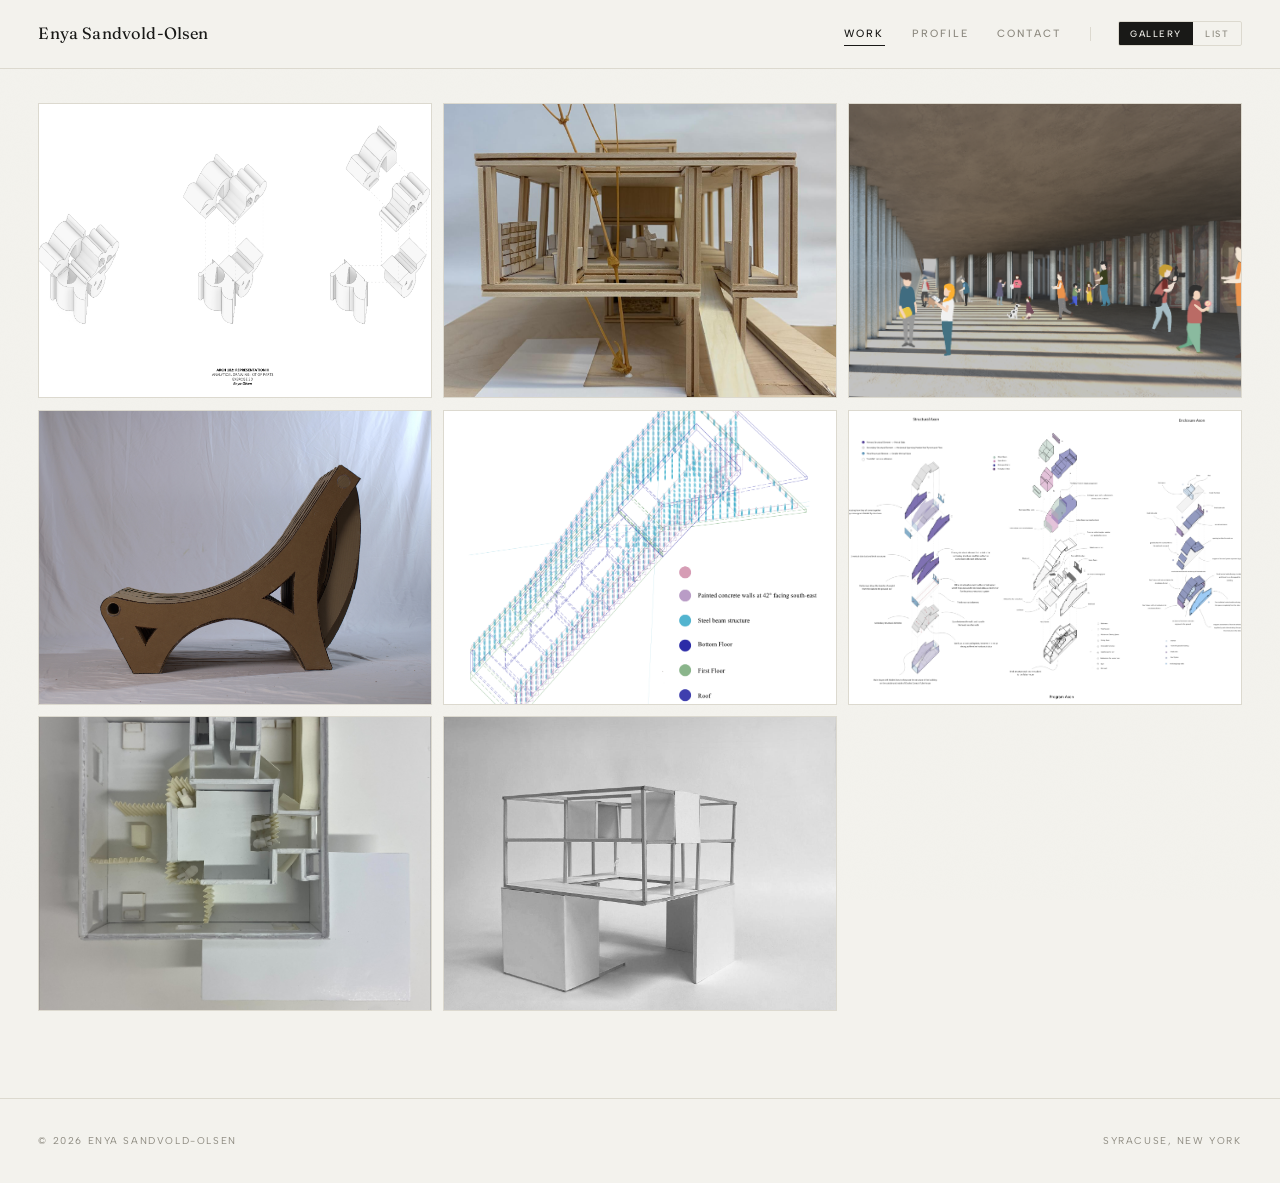
<file: index.html>
<!DOCTYPE html>
<html lang="en">
<head>
<meta charset="UTF-8">
<meta name="viewport" content="width=device-width, initial-scale=1.0">
<title>Enya Sandvold-Olsen</title>
<meta name="description" content="Enya Sandvold-Olsen. Architecture and design. Selected work.">
<link rel="preconnect" href="https://fonts.googleapis.com">
<link rel="preconnect" href="https://fonts.gstatic.com" crossorigin>
<link href="https://fonts.googleapis.com/css2?family=Fraunces:ital,opsz,wght@0,9..144,300;0,9..144,400;1,9..144,300;1,9..144,400&family=Albert+Sans:wght@400;500&display=swap" rel="stylesheet">
<link rel="stylesheet" href="style.css">
</head>
<body>
<header class="site-header" id="header">
  <a class="wordmark" href="index.html">Enya Sandvold&#8209;Olsen</a>
  <nav class="site-nav">
    <a href="index.html" class="active">Work</a>
    <a href="about.html">Profile</a>
    <a href="contact.html">Contact</a>
    <span class="nav-sep"></span>
    <div class="view-toggle">
      <button data-view="gallery" class="active" aria-label="Gallery view">Gallery</button>
      <button data-view="list" aria-label="List view">List</button>
    </div>
  </nav>
</header>

<main>
  <section class="grid" id="work-grid"></section>
</main>

<footer class="site-footer">
  <span>&copy; <span id="year"></span> Enya Sandvold-Olsen</span>
  <span>Syracuse, New York</span>
</footer>

<script src="projects.js"></script>
<script>
  document.getElementById('year').textContent = new Date().getFullYear();

  const grid = document.getElementById('work-grid');
  PROJECTS.forEach((p,i) => {
    const a = document.createElement('a');
    a.className = 'tile';
    a.href = `project.html?id=${p.id}`;
    a.style.animationDelay = (i*0.06)+'s';
    a.innerHTML = `
      <div class="img-wrap">
        <img src="images/${p.cover}" alt="${p.title}" loading="lazy"
             onerror="this.closest('.img-wrap').classList.add('placeholder'); this.style.display='none';">
        <span class="ph-label">${p.cover}</span>
        <div class="overlay">
          <div class="o-top"><span>${p.id}</span><span>${p.type}</span></div>
          <div class="o-title">${p.title}</div>
          <span class="o-view">View project &rarr;</span>
        </div>
      </div>
      <div class="row">
        <span class="r-num">${p.id}</span>
        <span class="r-title">${p.title}</span>
        <span class="r-type">${p.type}</span>
        <span class="r-year">${p.year}</span>
      </div>`;
    grid.appendChild(a);
  });

  // view toggle
  document.querySelectorAll('.view-toggle button').forEach(btn=>{
    btn.addEventListener('click',()=>{
      document.querySelectorAll('.view-toggle button').forEach(b=>b.classList.remove('active'));
      btn.classList.add('active');
      grid.classList.toggle('list-view', btn.dataset.view==='list');
    });
  });

  // header border on scroll
  const header = document.getElementById('header');
  addEventListener('scroll',()=>header.classList.toggle('scrolled', scrollY>20));
</script>
</body>
</html>
</file>
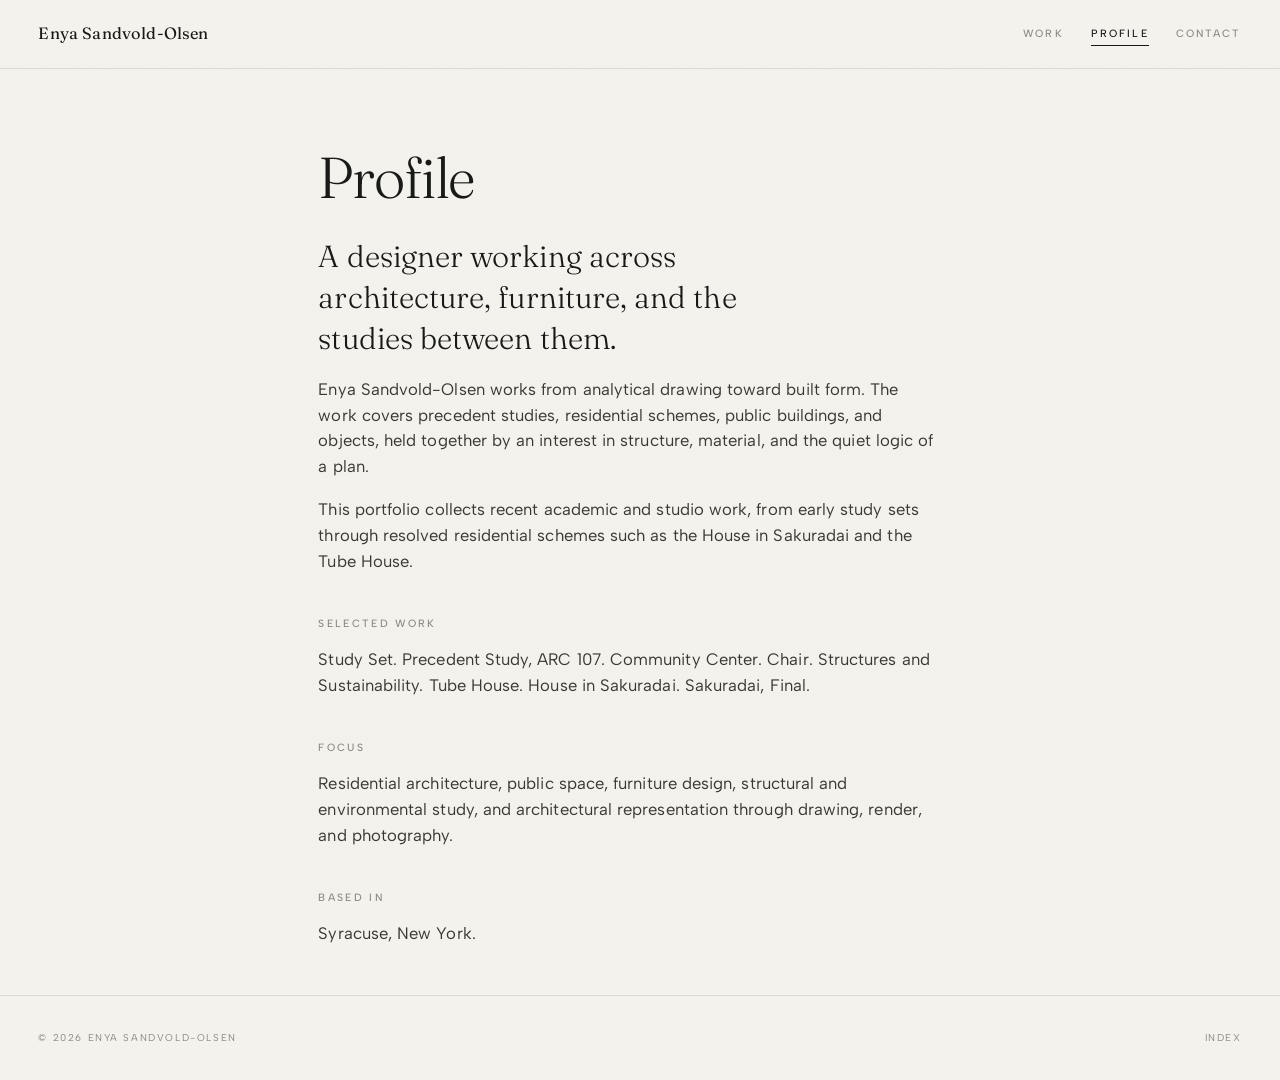
<file: about.html>
<!DOCTYPE html>
<html lang="en">
<head>
<meta charset="UTF-8">
<meta name="viewport" content="width=device-width, initial-scale=1.0">
<title>Profile, Enya Sandvold-Olsen</title>
<link rel="preconnect" href="https://fonts.googleapis.com">
<link rel="preconnect" href="https://fonts.gstatic.com" crossorigin>
<link href="https://fonts.googleapis.com/css2?family=Fraunces:ital,opsz,wght@0,9..144,300;0,9..144,400;1,9..144,300;1,9..144,400&family=Albert+Sans:wght@400;500&display=swap" rel="stylesheet">
<link rel="stylesheet" href="style.css">
</head>
<body>
<header class="site-header" id="header">
  <a class="wordmark" href="index.html">Enya Sandvold&#8209;Olsen</a>
  <nav class="site-nav">
    <a href="index.html">Work</a>
    <a href="about.html" class="active">Profile</a>
    <a href="contact.html">Contact</a>
  </nav>
</header>

<main>
  <article class="text-page">
    <h1>Profile</h1>
    <p class="big">A designer working across architecture, furniture, and the studies between them.</p>
    <p>Enya Sandvold-Olsen works from analytical drawing toward built form. The work covers precedent studies, residential schemes, public buildings, and objects, held together by an interest in structure, material, and the quiet logic of a plan.</p>
    <p>This portfolio collects recent academic and studio work, from early study sets through resolved residential schemes such as the House in Sakuradai and the Tube House.</p>

    <h2>Selected work</h2>
    <p>Study Set. Precedent Study, ARC 107. Community Center. Chair. Structures and Sustainability. Tube House. House in Sakuradai. Sakuradai, Final.</p>

    <h2>Focus</h2>
    <p>Residential architecture, public space, furniture design, structural and environmental study, and architectural representation through drawing, render, and photography.</p>

    <h2>Based in</h2>
    <p>Syracuse, New York.</p>
  </article>
</main>

<footer class="site-footer">
  <span>&copy; <span id="year"></span> Enya Sandvold-Olsen</span>
  <a href="index.html">Index</a>
</footer>
<script>
document.getElementById('year').textContent=new Date().getFullYear();
const header=document.getElementById('header');addEventListener('scroll',()=>header.classList.toggle('scrolled',scrollY>20));
</script>
</body>
</html>
</file>
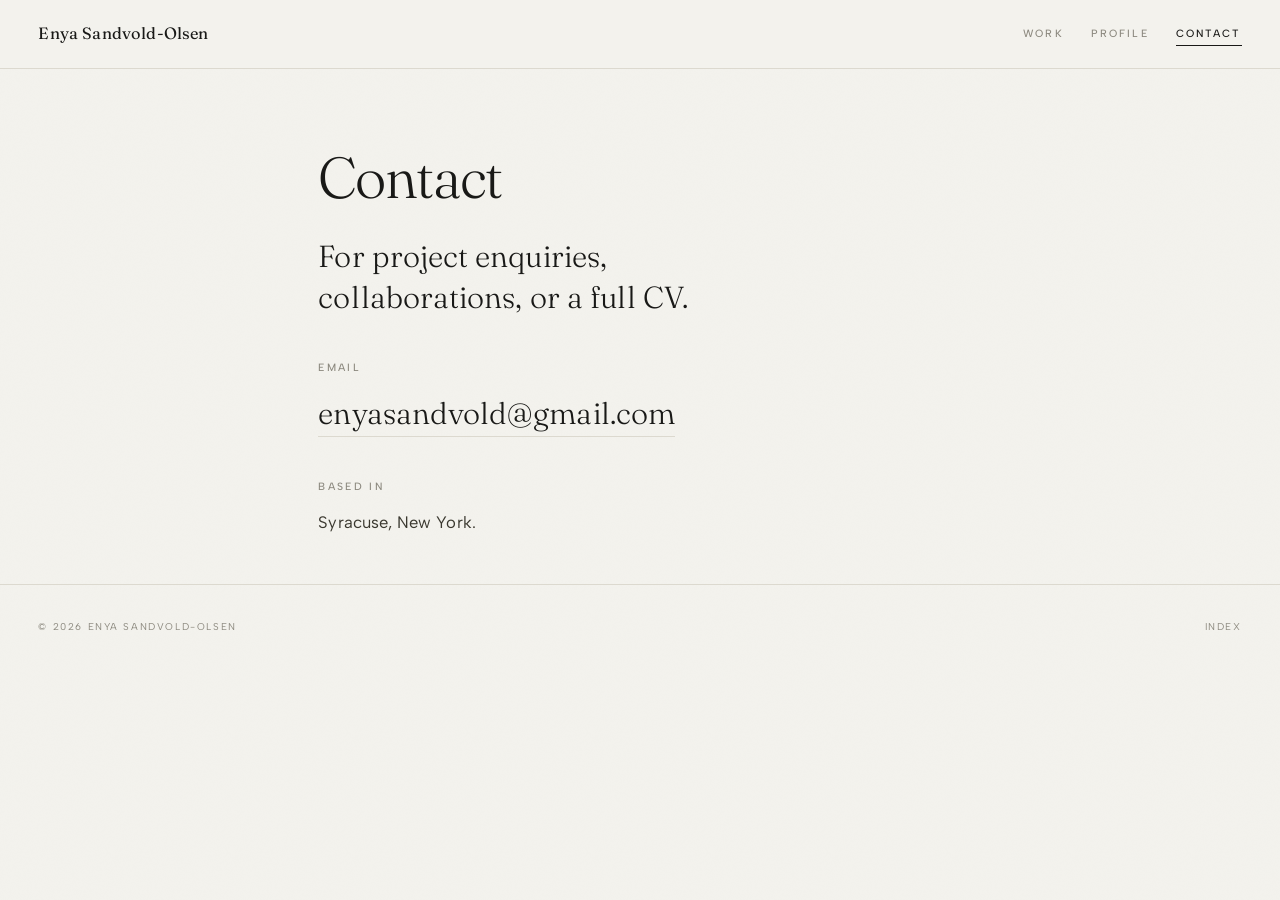
<file: contact.html>
<!DOCTYPE html>
<html lang="en">
<head>
<meta charset="UTF-8">
<meta name="viewport" content="width=device-width, initial-scale=1.0">
<title>Contact, Enya Sandvold-Olsen</title>
<link rel="preconnect" href="https://fonts.googleapis.com">
<link rel="preconnect" href="https://fonts.gstatic.com" crossorigin>
<link href="https://fonts.googleapis.com/css2?family=Fraunces:ital,opsz,wght@0,9..144,300;0,9..144,400;1,9..144,300;1,9..144,400&family=Albert+Sans:wght@400;500&display=swap" rel="stylesheet">
<link rel="stylesheet" href="style.css">
</head>
<body>
<header class="site-header" id="header">
  <a class="wordmark" href="index.html">Enya Sandvold&#8209;Olsen</a>
  <nav class="site-nav">
    <a href="index.html">Work</a>
    <a href="about.html">Profile</a>
    <a href="contact.html" class="active">Contact</a>
  </nav>
</header>

<main>
  <article class="text-page">
    <h1>Contact</h1>
    <p class="big">For project enquiries, collaborations, or a full CV.</p>
    <h2>Email</h2>
    <ul class="contact-list">
      <li><a href="mailto:enyasandvold@gmail.com">enyasandvold@gmail.com</a></li>
    </ul>
    <h2>Based in</h2>
    <p>Syracuse, New York.</p>
  </article>
</main>

<footer class="site-footer">
  <span>&copy; <span id="year"></span> Enya Sandvold-Olsen</span>
  <a href="index.html">Index</a>
</footer>
<script>
document.getElementById('year').textContent=new Date().getFullYear();
const header=document.getElementById('header');addEventListener('scroll',()=>header.classList.toggle('scrolled',scrollY>20));
</script>
</body>
</html>
</file>
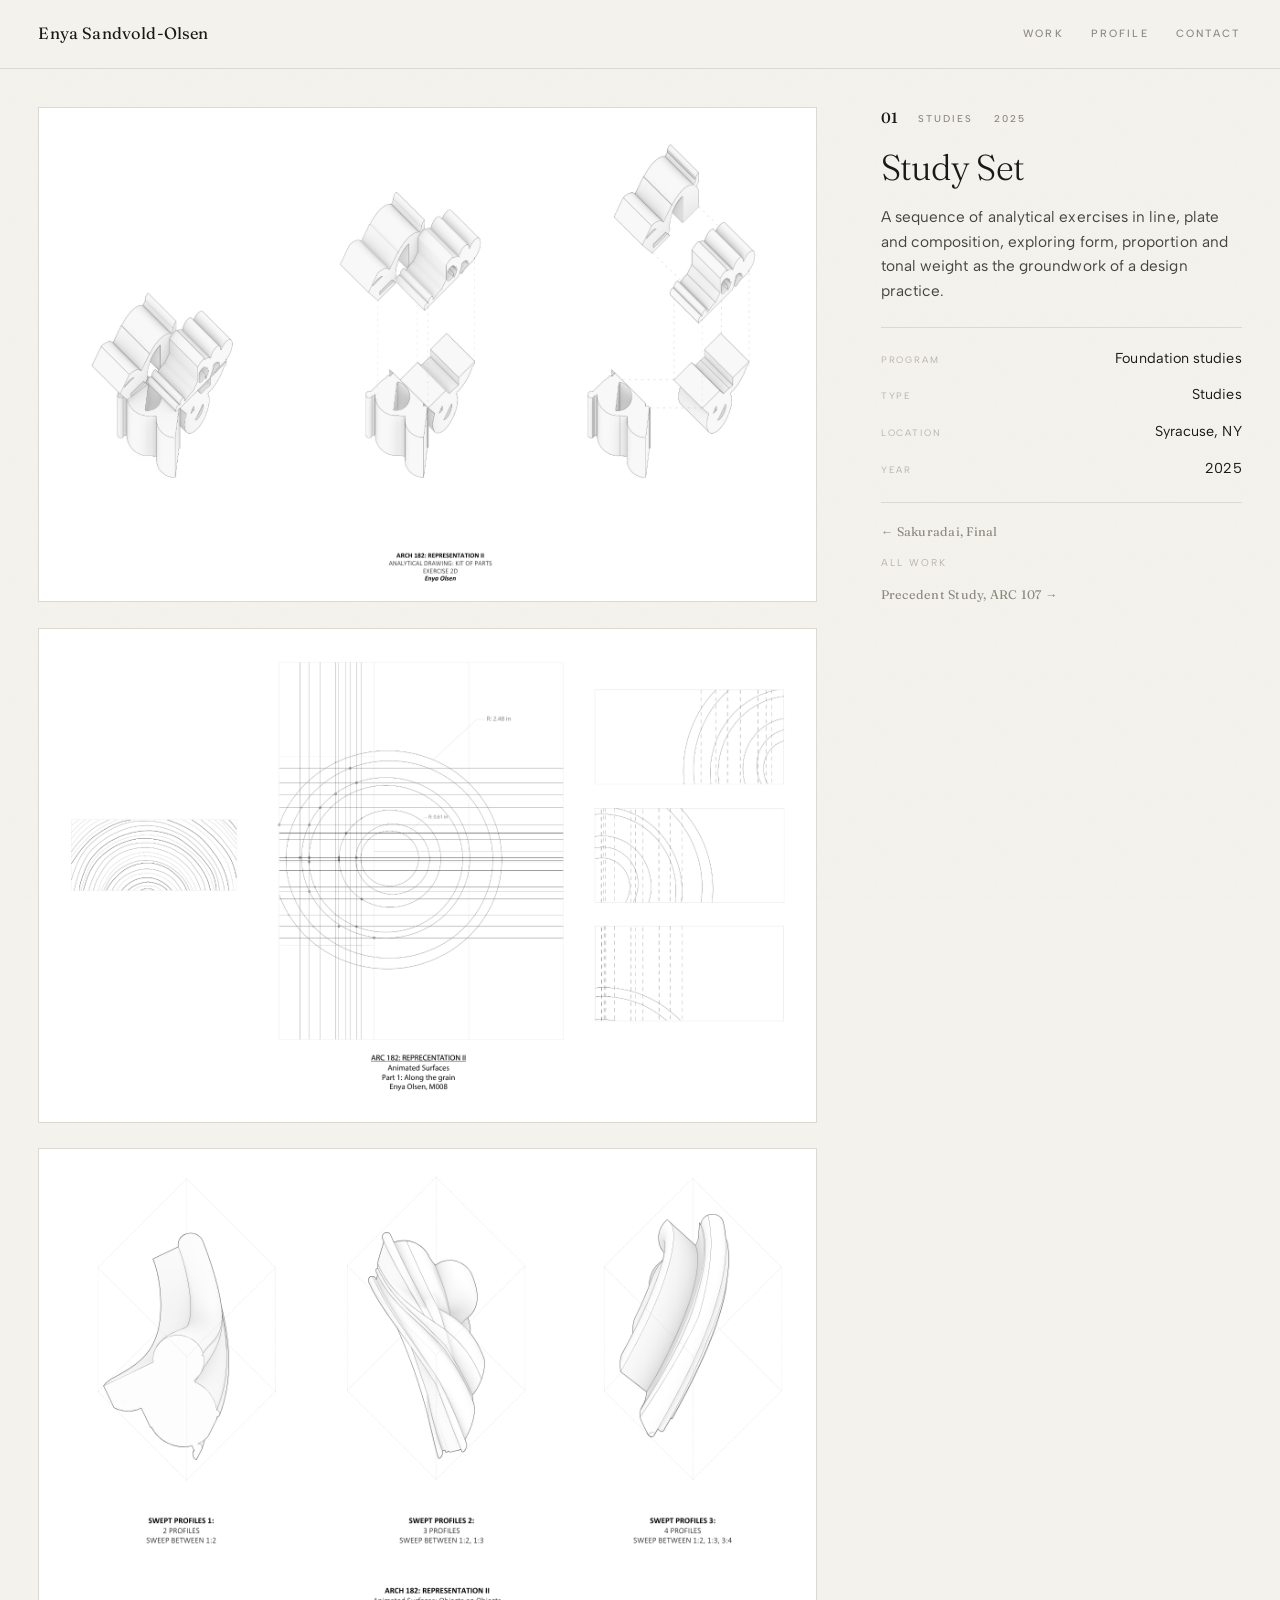
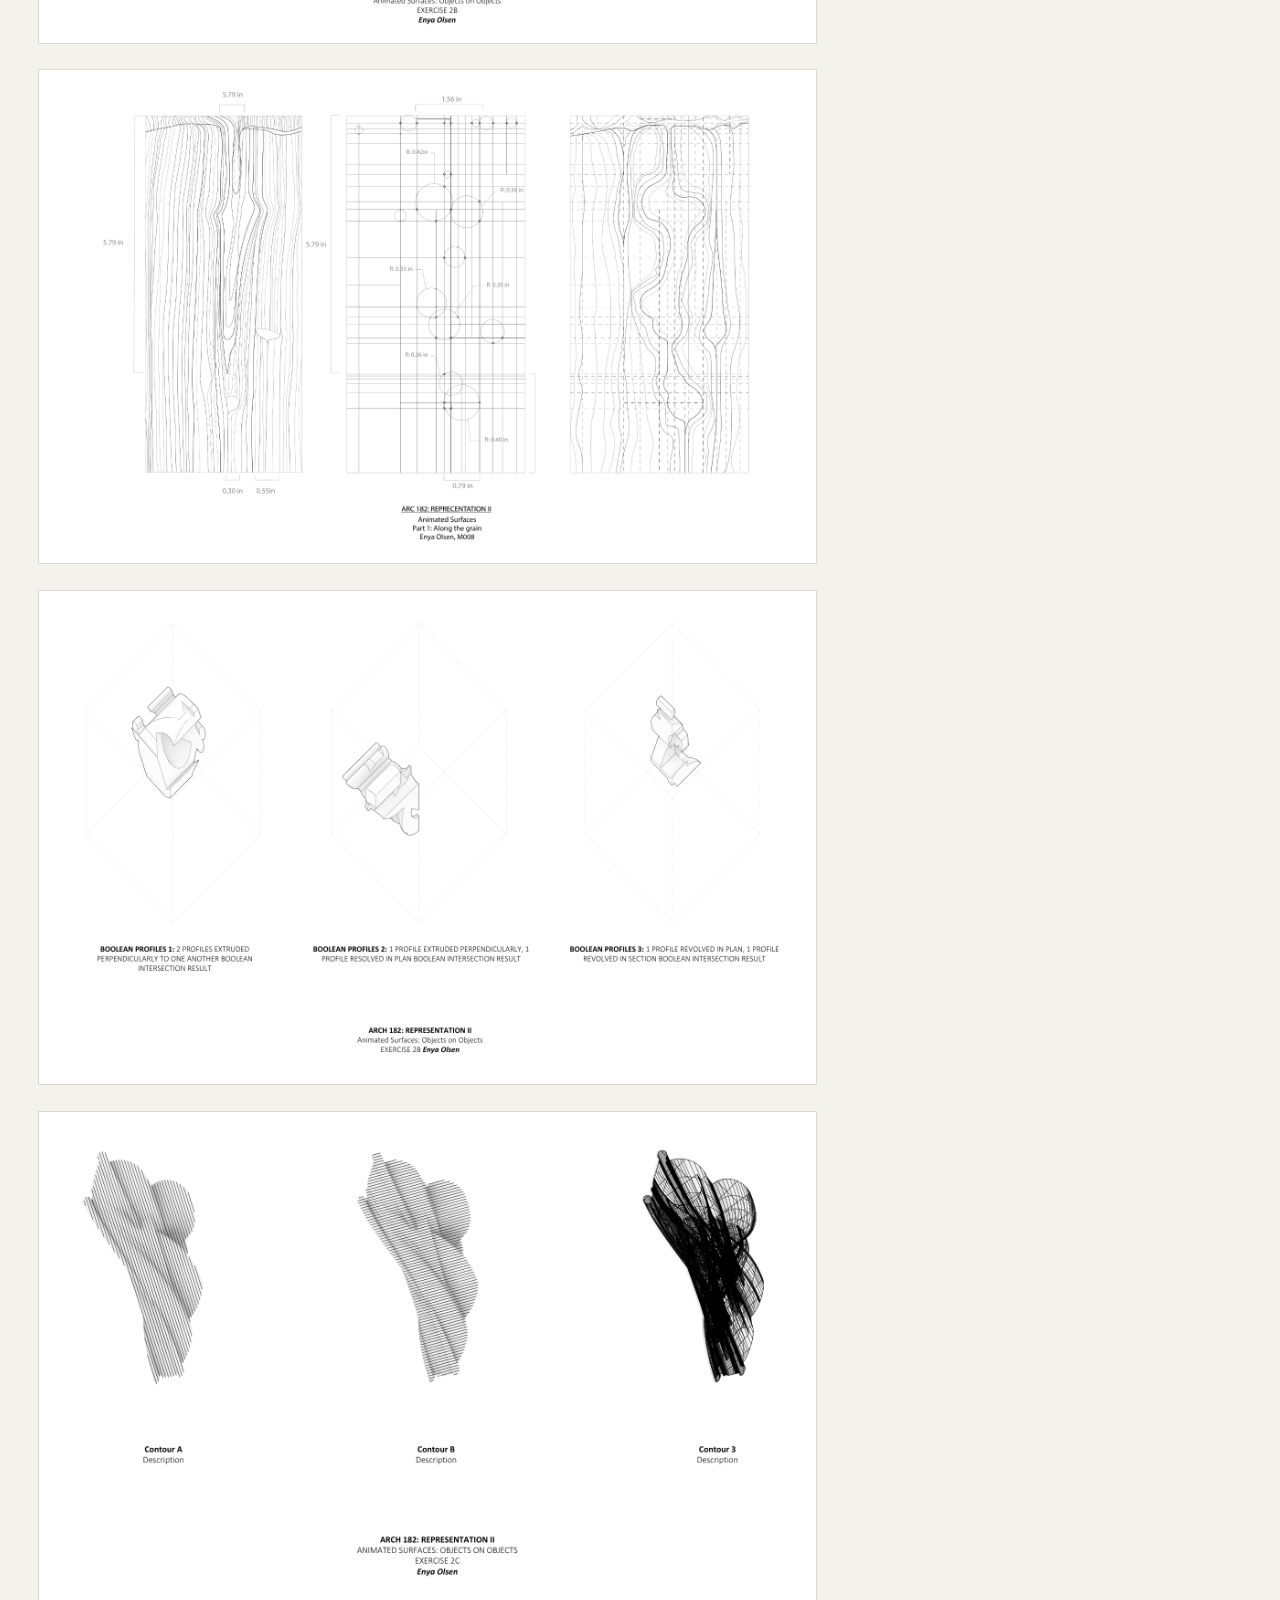
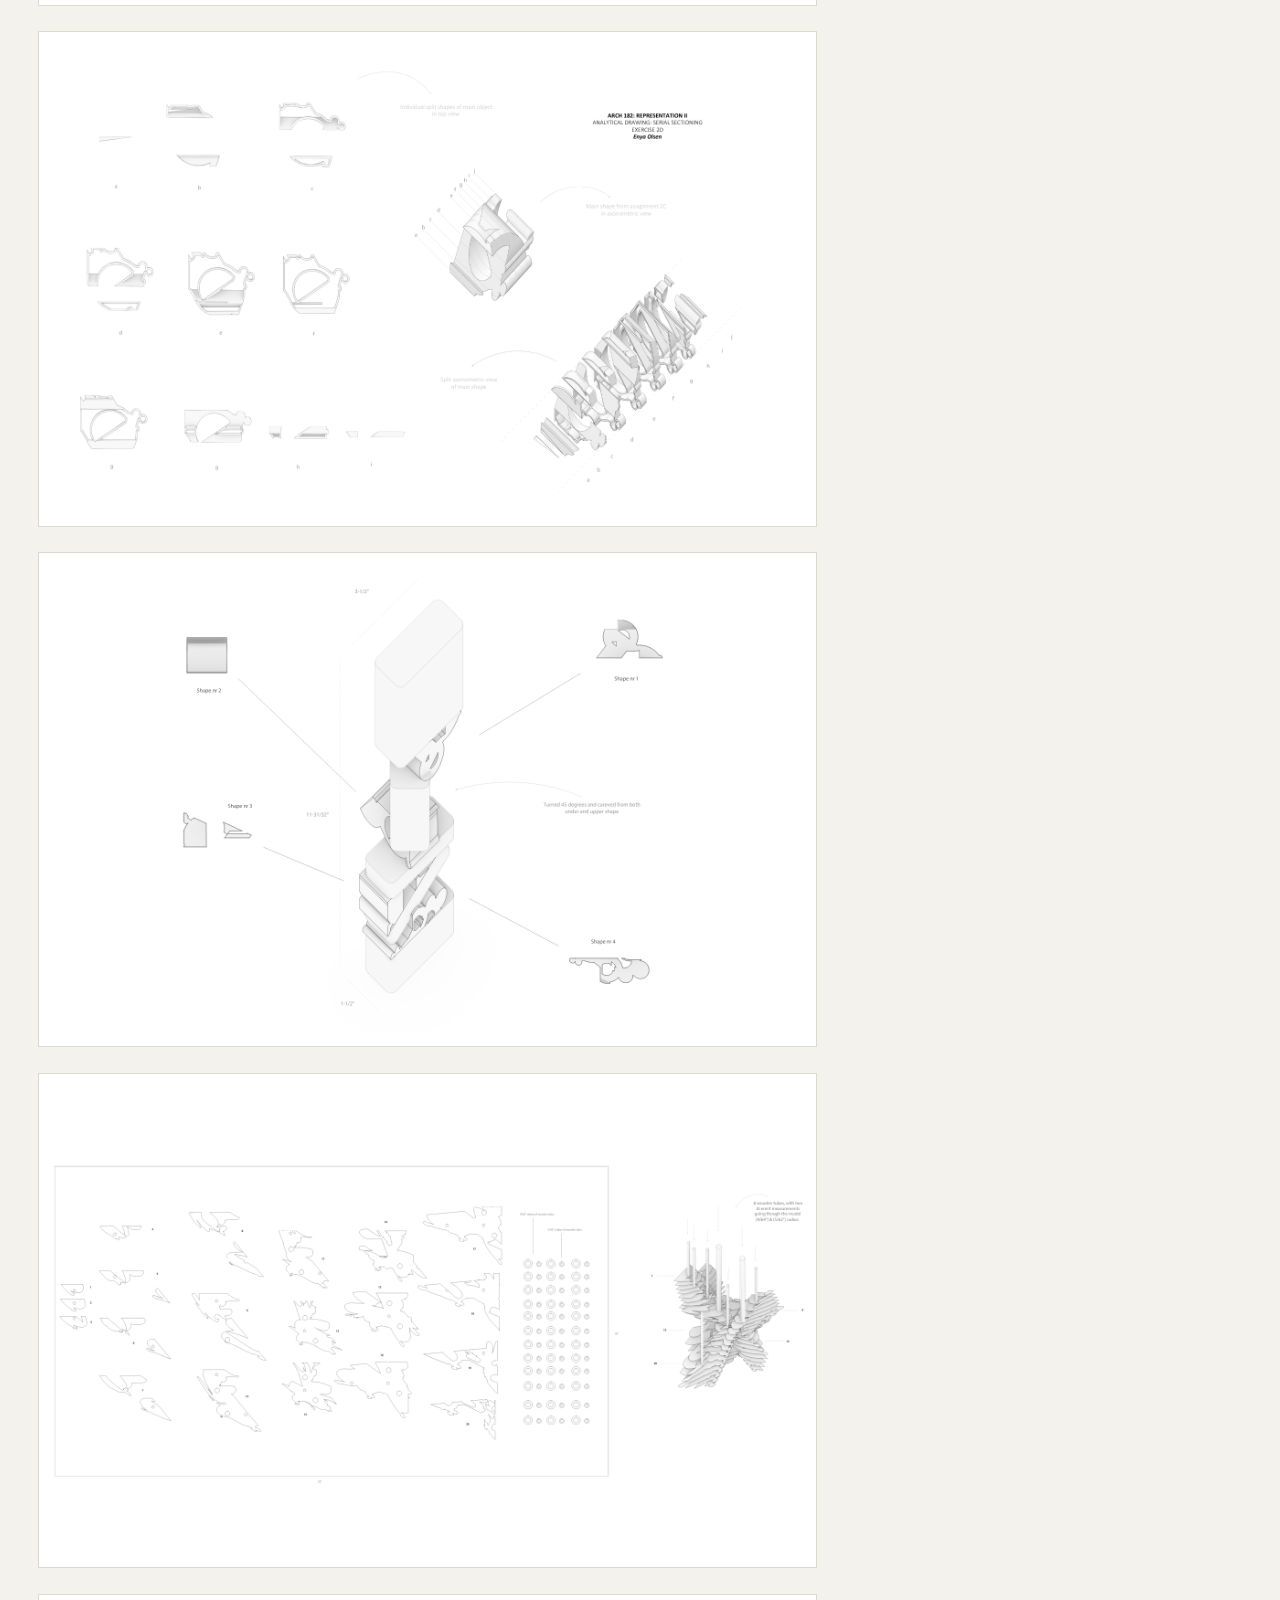
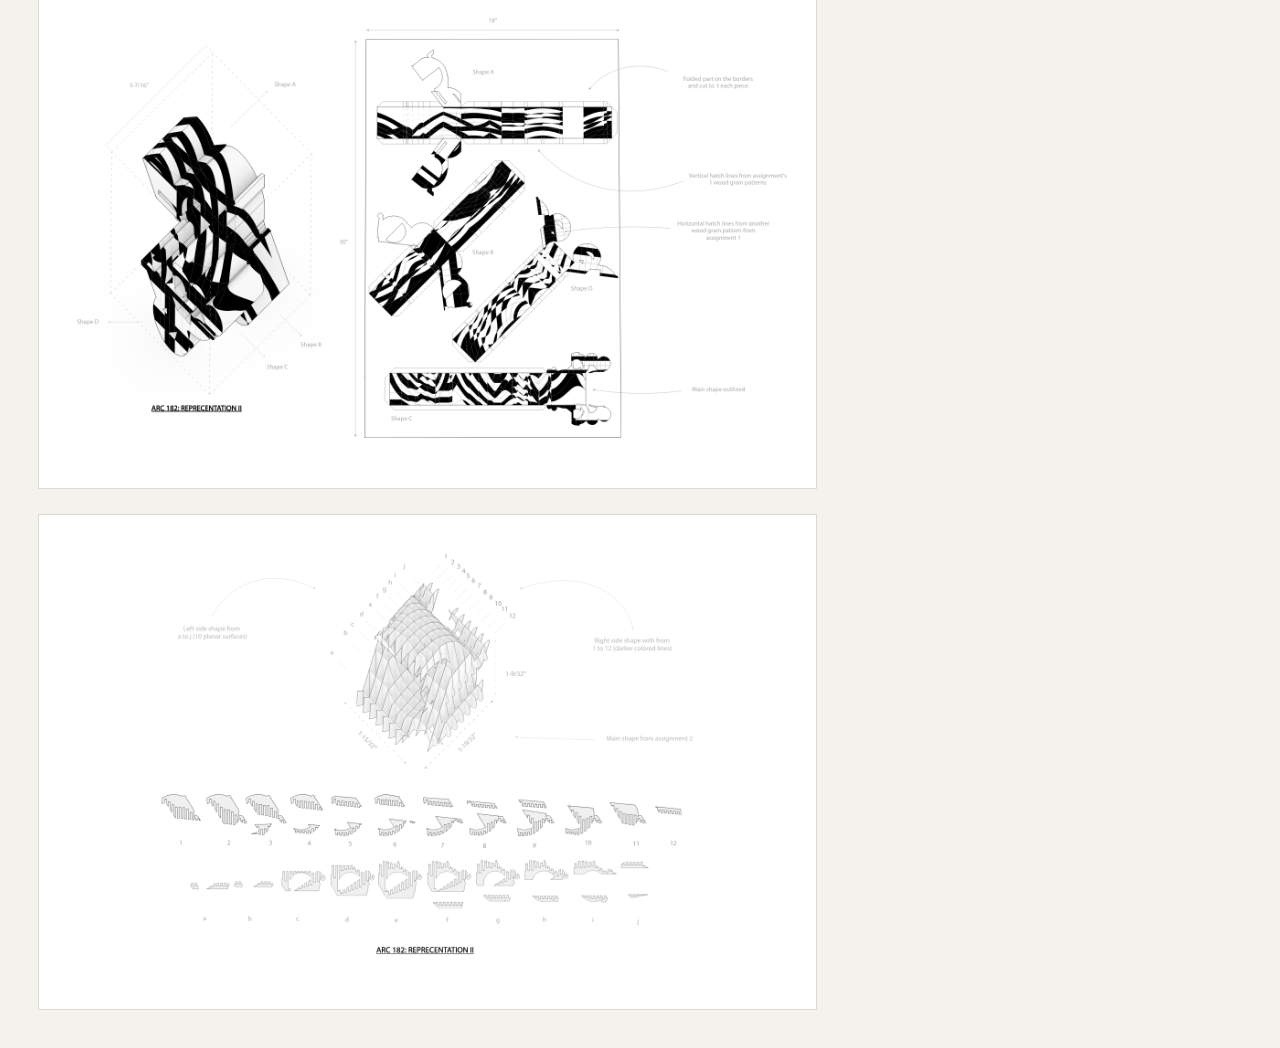
<file: project.html>
<!DOCTYPE html>
<html lang="en">
<head>
<meta charset="UTF-8">
<meta name="viewport" content="width=device-width, initial-scale=1.0">
<title>Enya Sandvold-Olsen</title>
<link rel="preconnect" href="https://fonts.googleapis.com">
<link rel="preconnect" href="https://fonts.gstatic.com" crossorigin>
<link href="https://fonts.googleapis.com/css2?family=Fraunces:ital,opsz,wght@0,9..144,300;0,9..144,400;1,9..144,300;1,9..144,400&family=Albert+Sans:wght@400;500&display=swap" rel="stylesheet">
<link rel="stylesheet" href="style.css">
</head>
<body class="is-project">
<header class="site-header" id="header">
  <a class="wordmark" href="index.html">Enya Sandvold&#8209;Olsen</a>
  <nav class="site-nav">
    <a href="index.html">Work</a>
    <a href="about.html">Profile</a>
    <a href="contact.html">Contact</a>
  </nav>
</header>

<main class="project" id="project-root"></main>

<script src="projects.js"></script>
<script>
  const id = new URLSearchParams(location.search).get('id');
  const p = PROJECTS.find(x => x.id === id) || PROJECTS[0];
  document.title = p.title + ", Enya Sandvold-Olsen";
  const idx = PROJECTS.indexOf(p);
  const next = PROJECTS[(idx + 1) % PROJECTS.length];
  const prev = PROJECTS[(idx - 1 + PROJECTS.length) % PROJECTS.length];

  // cover first (the large lead image), then the rest as the trail
  const imgs = [p.cover, ...p.images.filter(s => s !== p.cover)];

  function imgBlock(src, lead){
    return `<figure class="pimg${lead?' lead':''}">
      <div class="img-wrap">
        <img src="images/${src}" alt="${p.title}" ${lead?'loading="eager"':'loading="lazy"'}
             onerror="this.closest('.img-wrap').classList.add('placeholder'); this.style.display='none';">
        <span class="ph-label">${src}</span>
      </div>
    </figure>`;
  }

  document.getElementById('project-root').innerHTML = `
    <div class="proj-grid">
      <div class="proj-left">
        ${imgBlock(imgs[0], true)}
        ${imgs.slice(1).map(s=>imgBlock(s,false)).join('')}
      </div>
      <aside class="proj-right">
        <div class="pr-inner">
          <div class="pr-meta"><span>${p.id}</span><span>${p.type}</span><span>${p.year}</span></div>
          <h1>${p.title}</h1>
          <p class="pr-summary">${p.summary}</p>
          <dl class="pr-spec">
            <div><dt>Program</dt><dd>${p.program}</dd></div>
            <div><dt>Type</dt><dd>${p.type}</dd></div>
            <div><dt>Location</dt><dd>${p.location}</dd></div>
            <div><dt>Year</dt><dd>${p.year}</dd></div>
          </dl>
          <nav class="pr-nav">
            <a href="project.html?id=${prev.id}">&larr; ${prev.title}</a>
            <a href="index.html">All Work</a>
            <a href="project.html?id=${next.id}">${next.title} &rarr;</a>
          </nav>
        </div>
      </aside>
    </div>`;

  const header = document.getElementById('header');
  addEventListener('scroll',()=>header.classList.toggle('scrolled', scrollY>20));
</script>
</body>
</html>
</file>
<file: style.css>
:root{
  --bg:#f3f2ed;
  --paper:#fbfaf6;
  --ink:#191917;
  --muted:#8c897f;
  --faint:#b6b3a8;
  --line:#dcd9cf;
  --pad:clamp(20px,3vw,44px);
  --gap:clamp(8px,0.9vw,16px);
}
*{box-sizing:border-box;margin:0;padding:0}
html{-webkit-font-smoothing:antialiased;text-rendering:optimizeLegibility;scroll-behavior:smooth}
body{
  background:var(--bg);
  color:var(--ink);
  font-family:"Söhne","Suisse Intl",-apple-system,"Helvetica Neue",sans-serif;
  font-size:14px;line-height:1.55;letter-spacing:.005em;
  overflow-x:hidden;
}
/* substitute body font via Google fallback */
body{font-family:"Albert Sans","Inter",sans-serif}

/* grain overlay for paper feel */
body::before{
  content:"";position:fixed;inset:0;pointer-events:none;z-index:1;opacity:.4;
  background-image:url("data:image/svg+xml,%3Csvg xmlns='http://www.w3.org/2000/svg' width='120' height='120'%3E%3Cfilter id='n'%3E%3CfeTurbulence type='fractalNoise' baseFrequency='0.9' numOctaves='2'/%3E%3C/filter%3E%3Crect width='100%25' height='100%25' filter='url(%23n)' opacity='0.025'/%3E%3C/svg%3E");
}

/* ---------- header ---------- */
.site-header{
  position:sticky;top:0;z-index:50;
  display:flex;align-items:center;justify-content:space-between;
  gap:1rem;padding:calc(var(--pad)*.55) var(--pad);
  background:rgba(243,242,237,.82);backdrop-filter:blur(14px);
  border-bottom:1px solid var(--line);transition:border-color .4s;
}
.site-header.scrolled{border-color:var(--line)}
.wordmark{
  font-family:"Fraunces",serif;font-weight:400;font-size:1.02rem;
  letter-spacing:.01em;color:var(--ink);text-decoration:none;white-space:nowrap;
}
.wordmark b{font-weight:400;font-style:italic}
.site-nav{display:flex;gap:1.7rem;align-items:center}
.nav-sep{width:1px;height:14px;background:var(--line)}
.site-nav a{
  text-decoration:none;color:var(--muted);position:relative;
  font-size:.66rem;letter-spacing:.2em;text-transform:uppercase;font-weight:500;
}
.site-nav a::after{
  content:"";position:absolute;left:0;bottom:-4px;width:0;height:1px;background:var(--ink);transition:width .35s cubic-bezier(.16,.84,.44,1);
}
.site-nav a:hover::after,.site-nav a.active::after{width:100%}
.site-nav a:hover,.site-nav a.active{color:var(--ink)}

/* ---------- index bar ---------- */
.index-bar{
  display:flex;justify-content:space-between;align-items:flex-end;gap:2rem;flex-wrap:wrap;
  padding:clamp(1rem,2.4vh,1.8rem) var(--pad) 1rem;position:relative;z-index:2;
  border-bottom:1px solid var(--line);margin:0 0 calc(var(--gap));
}
.ib-left{display:flex;flex-direction:column;gap:.3rem}
.ib-name{font-family:"Fraunces",serif;font-size:clamp(1.4rem,2.4vw,2rem);font-weight:300;letter-spacing:-.01em}
.ib-desc{font-size:.8rem;color:var(--muted);letter-spacing:.01em}
.ib-right{display:flex;align-items:center;gap:1.4rem}
.count{font-family:"Fraunces",serif;font-size:.78rem;color:var(--muted);white-space:nowrap}
.count b{color:var(--ink);font-weight:400}
.view-toggle{display:flex;gap:.1rem;border:1px solid var(--line);border-radius:2px;overflow:hidden}
.view-toggle button{
  background:transparent;border:0;cursor:pointer;color:var(--muted);
  font:500 .58rem/1 "Albert Sans",sans-serif;letter-spacing:.16em;text-transform:uppercase;
  padding:.42rem .7rem;transition:background .3s,color .3s;
}
.view-toggle button.active{background:var(--ink);color:var(--bg)}
.view-toggle button:not(.active):hover{color:var(--ink)}

/* ---------- grid (gallery) ---------- */
main{position:relative;z-index:2}
.grid{
  display:grid;grid-template-columns:repeat(auto-fill,minmax(min(100%,340px),1fr));
  gap:var(--gap);padding:calc(var(--pad)*.9) var(--pad) calc(var(--pad));
}
.tile{
  text-decoration:none;color:inherit;display:block;position:relative;
  opacity:0;transform:translateY(14px);animation:rise .9s cubic-bezier(.16,.84,.44,1) forwards;
}
@keyframes rise{to{opacity:1;transform:none}}
.img-wrap{
  position:relative;width:100%;aspect-ratio:4/3;overflow:hidden;background:var(--paper);
  border:1px solid var(--line);
}
.img-wrap img{
  width:100%;height:100%;object-fit:cover;display:block;
  transition:transform 1.1s cubic-bezier(.16,.84,.44,1),filter .8s;
  filter:saturate(.96);
}
.tile:hover .img-wrap img{transform:scale(1.045);filter:saturate(1.05)}

/* hover overlay (Peter Barber style) */
.overlay{
  position:absolute;inset:0;display:flex;flex-direction:column;justify-content:flex-end;
  padding:1.2rem 1.2rem 1.1rem;
  background:linear-gradient(to top,rgba(20,20,18,.62) 0%,rgba(20,20,18,.12) 42%,rgba(20,20,18,0) 70%);
  opacity:0;transition:opacity .5s ease;color:#fff;
}
.tile:hover .overlay{opacity:1}
.overlay .o-top{
  position:absolute;top:1.1rem;left:1.2rem;right:1.2rem;display:flex;justify-content:space-between;
  font-size:.6rem;letter-spacing:.2em;text-transform:uppercase;
  opacity:0;transform:translateY(-6px);transition:opacity .5s .05s,transform .5s .05s;
}
.tile:hover .overlay .o-top{opacity:.85;transform:none}
.overlay .o-title{
  font-family:"Fraunces",serif;font-weight:400;font-size:1.4rem;line-height:1.08;letter-spacing:-.01em;
  transform:translateY(8px);transition:transform .55s cubic-bezier(.16,.84,.44,1);
}
.tile:hover .overlay .o-title{transform:none}
.overlay .o-view{
  display:block;margin-top:.5rem;font-size:.6rem;letter-spacing:.18em;text-transform:uppercase;
  opacity:0;transform:translateY(8px);transition:opacity .5s .12s,transform .55s .12s cubic-bezier(.16,.84,.44,1);
}
.tile:hover .overlay .o-view{opacity:.85;transform:none}

/* placeholder state */
.img-wrap.placeholder{
  background:repeating-linear-gradient(45deg,transparent,transparent 10px,rgba(0,0,0,.016) 10px,rgba(0,0,0,.016) 20px),var(--paper);
}
.ph-label{
  position:absolute;inset:0;display:none;align-items:center;justify-content:center;padding:1rem;text-align:center;
  font:400 .6rem/1.4 "Albert Sans",monospace;letter-spacing:.06em;color:var(--faint);word-break:break-word;
}
.img-wrap.placeholder .ph-label{display:flex}

/* ---------- index (list) view ---------- */
.grid.list-view{display:block;padding:0 var(--pad) var(--pad)}
.grid.list-view .tile{
  border-bottom:1px solid var(--line);transform:none;animation:none;opacity:1;
}
.grid.list-view .img-wrap,.grid.list-view .overlay{display:none}
.grid.list-view .row{
  display:grid;grid-template-columns:3.5rem 1fr auto auto;gap:1.5rem;align-items:baseline;
  padding:1.15rem .2rem;transition:padding-left .4s cubic-bezier(.16,.84,.44,1);
}
.grid:not(.list-view) .row{display:none}
.grid.list-view .tile:hover .row{padding-left:1rem}
.grid.list-view .row .r-num{font-family:"Fraunces",serif;color:var(--faint);font-size:.85rem}
.grid.list-view .row .r-title{font-family:"Fraunces",serif;font-size:clamp(1.1rem,2.2vw,1.7rem);font-weight:400}
.grid.list-view .row .r-type,.grid.list-view .row .r-year{font-size:.66rem;letter-spacing:.16em;text-transform:uppercase;color:var(--muted)}

/* ---------- project page (two-column) ---------- */
.project{max-width:1400px;margin:0 auto;padding:0 var(--pad) var(--pad)}
.proj-grid{
  display:grid;grid-template-columns:1fr clamp(280px,30%,400px);
  gap:clamp(2rem,5vw,5rem);align-items:start;
  padding-top:clamp(1.4rem,3vw,2.6rem);
}

/* left: large lead image, then a vertical trail of images */
.proj-left{display:flex;flex-direction:column;gap:clamp(14px,2vw,28px)}
.pimg{margin:0}
.pimg .img-wrap{
  width:100%;aspect-ratio:auto;border:1px solid var(--line);background:var(--paper);
  overflow:hidden;min-height:160px;
}
.pimg .img-wrap img{width:100%;height:auto;display:block;object-fit:contain;filter:saturate(.99)}
.pimg.lead .img-wrap{min-height:300px}
.pimg .img-wrap.placeholder{min-height:300px}
.pimg.lead .img-wrap.placeholder{min-height:440px}

/* right: written information, sticky as the images scroll */
.proj-right{position:sticky;top:calc(64px + 1.4rem);align-self:start}
.pr-inner{display:flex;flex-direction:column;gap:1.2rem}
.pr-meta{display:flex;gap:1.3rem;align-items:center;font-size:.62rem;letter-spacing:.2em;text-transform:uppercase;color:var(--muted);font-weight:500}
.pr-meta span:first-child{font-family:"Fraunces",serif;font-size:.92rem;letter-spacing:0;color:var(--ink)}
.pr-inner h1{font-family:"Fraunces",serif;font-weight:300;font-size:clamp(1.7rem,2.8vw,2.6rem);line-height:1.02;letter-spacing:-.02em}
.pr-summary{font-size:clamp(.95rem,1.2vw,1.05rem);color:#46443e;line-height:1.62}
.pr-spec{display:flex;flex-direction:column;gap:.9rem;border-top:1px solid var(--line);padding-top:1.2rem;margin-top:.2rem}
.pr-spec div{display:flex;justify-content:space-between;gap:1rem;align-items:baseline}
.pr-spec dt{font-size:.58rem;letter-spacing:.2em;text-transform:uppercase;color:var(--faint)}
.pr-spec dd{font-size:.9rem;text-align:right}
.pr-nav{display:flex;flex-direction:column;gap:.7rem;border-top:1px solid var(--line);padding-top:1.2rem;margin-top:.2rem}
.pr-nav a{
  text-decoration:none;color:var(--muted);font-size:.78rem;letter-spacing:.02em;
  font-family:"Fraunces",serif;transition:color .3s;
}
.pr-nav a:hover{color:var(--ink)}
.pr-nav a:nth-child(2){font-size:.62rem;letter-spacing:.2em;text-transform:uppercase;font-family:"Albert Sans",sans-serif;color:var(--faint);margin:.2rem 0}

@media(max-width:860px){
  .proj-grid{grid-template-columns:1fr;gap:1.6rem}
  .proj-right{position:static;order:-1}
  .pr-inner{gap:1rem}
}

/* ---------- text pages ---------- */
.text-page{max-width:720px;margin:clamp(2rem,7vw,5rem) auto 0;padding:0 var(--pad);position:relative;z-index:2}
.text-page h1{font-family:"Fraunces",serif;font-weight:300;font-size:clamp(2.1rem,5.5vw,3.6rem);line-height:1.02;margin-bottom:1.8rem;letter-spacing:-.02em}
.text-page h2{font-size:.66rem;letter-spacing:.22em;text-transform:uppercase;color:var(--muted);margin:2.6rem 0 .9rem;font-weight:500}
.text-page p{margin-bottom:1.1rem;color:#3a382f;max-width:62ch;font-size:clamp(.95rem,1.3vw,1.05rem)}
.text-page p.big{font-family:"Fraunces",serif;font-size:clamp(1.3rem,2.6vw,1.9rem);font-weight:300;line-height:1.35;color:var(--ink);max-width:24ch}
.contact-list{list-style:none;display:flex;flex-direction:column;gap:.6rem;margin-top:.5rem}
.contact-list a{font-family:"Fraunces",serif;font-size:clamp(1.3rem,3vw,1.9rem);font-weight:300;text-decoration:none;color:var(--ink);width:fit-content;border-bottom:1px solid var(--line);padding-bottom:.25rem;transition:border-color .3s}
.contact-list a:hover{border-color:var(--ink)}

/* ---------- footer ---------- */
.site-footer{
  display:flex;justify-content:space-between;align-items:center;gap:1rem;flex-wrap:wrap;
  padding:calc(var(--pad)*.9) var(--pad);border-top:1px solid var(--line);margin-top:3rem;position:relative;z-index:2;
  font-size:.62rem;letter-spacing:.16em;text-transform:uppercase;color:var(--muted);
}
.site-footer a{color:var(--muted);text-decoration:none;transition:color .3s}
.site-footer a:hover{color:var(--ink)}

@media(max-width:600px){
  .site-header{grid-template-columns:1fr auto}
  .wordmark span{display:none}
  .site-nav{gap:1.1rem}
  .grid{grid-template-columns:1fr 1fr;gap:8px}
  .overlay{opacity:1;background:linear-gradient(to top,rgba(20,20,18,.5),transparent 60%)}
  .overlay .o-title{font-size:1rem;transform:none}
  .overlay .o-top{display:none}
}

/* ---------- lightbox ---------- */
.lightbox{
  position:fixed;inset:0;z-index:200;display:none;
  background:rgba(24,24,22,.94);backdrop-filter:blur(6px);
  align-items:center;justify-content:center;padding:clamp(1.5rem,5vw,4rem);
}
.lightbox.on{display:flex;animation:lbfade .35s ease}
@keyframes lbfade{from{opacity:0}to{opacity:1}}
.lb-stage{margin:0;max-width:100%;max-height:100%;display:flex;flex-direction:column;gap:1rem;align-items:center}
.lb-stage img{
  max-width:100%;max-height:82vh;object-fit:contain;display:block;
  border:1px solid rgba(255,255,255,.1);background:#1f1f1d;min-width:200px;min-height:120px;
}
.lb-stage figcaption{
  display:flex;gap:1.4rem;align-items:center;
  font-size:.64rem;letter-spacing:.18em;text-transform:uppercase;color:rgba(255,255,255,.6);
}
.lb-stage .lb-fig{color:rgba(255,255,255,.85);font-family:"Fraunces",serif;letter-spacing:.04em;font-size:.78rem;text-transform:none}
.lb-close{
  position:absolute;top:clamp(1rem,3vw,2rem);right:clamp(1rem,3vw,2rem);
  background:transparent;border:0;color:rgba(255,255,255,.7);font-size:2rem;line-height:1;cursor:pointer;
  width:44px;height:44px;transition:color .25s,transform .25s;
}
.lb-close:hover{color:#fff;transform:rotate(90deg)}
.lb-arrow{
  position:absolute;top:50%;transform:translateY(-50%);
  background:transparent;border:0;color:rgba(255,255,255,.55);font-family:"Fraunces",serif;font-size:1.8rem;cursor:pointer;
  width:56px;height:56px;transition:color .25s;
}
.lb-arrow:hover{color:#fff}
.lb-prev{left:clamp(.5rem,2vw,2rem)}
.lb-next{right:clamp(.5rem,2vw,2rem)}
@media(max-width:600px){
  .lb-arrow{font-size:1.3rem;width:40px;height:40px}
  .lb-stage img{max-height:74vh}
}
</file>
